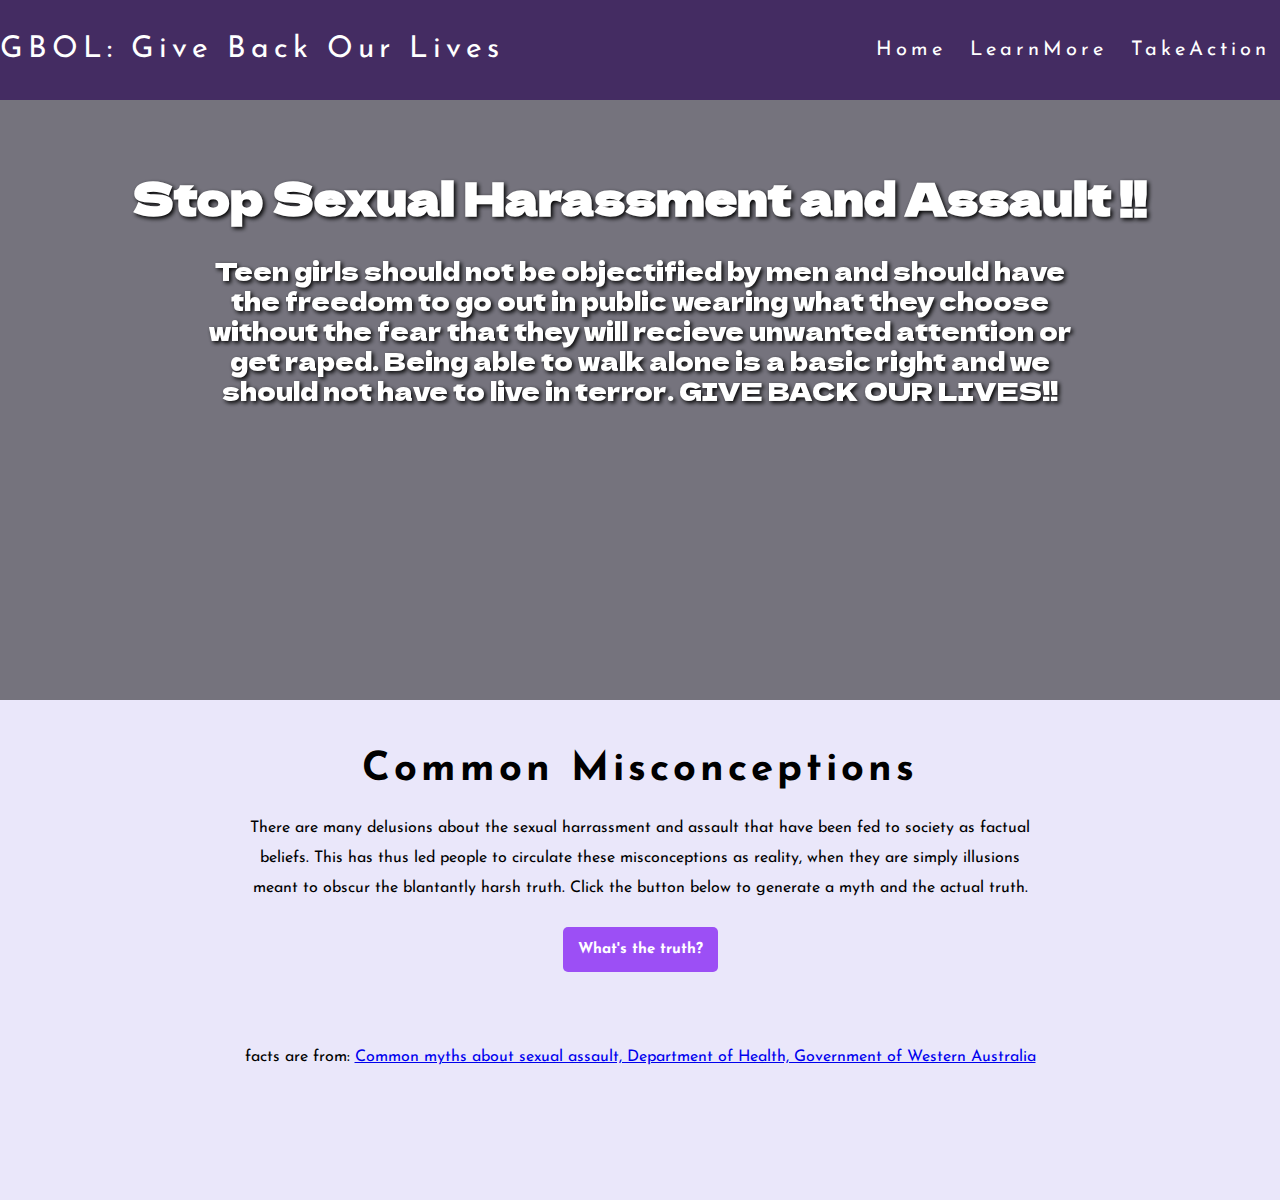
<file: index.html>
<!DOCTYPE html>
<html>
  <head>
    <meta charset="utf-8">
    <!-- <meta name="viewport" content="width=device-width"> -->
    <meta name="viewport" content="width=device-width, initial-scale=1">
    <title>Activist Toolkit Website</title>
    <link href="style.css" rel="stylesheet" type="text/css" />

    <link rel="preconnect" href="https://fonts.googleapis.com">
  
    <link rel="preconnect"  href="https://fonts.gstatic.com" crossorigin>
    
    <link href="https://fonts.googleapis.com/css2?family=Josefin+Sans:wght@300&display=swap" rel="stylesheet">

    <link rel="preconnect" href="https://fonts.googleapis.com">

    <link rel="preconnect" href="https://fonts.gstatic.com" crossorigin>

    <link href="https://fonts.googleapis.com/css2?family=Dela+Gothic+One&display=swap" rel="stylesheet">

    <!-- import the webpage's stylesheet -->
	  <link rel="stylesheet" href="/style.css">

	  <!-- import the webpage's javascript file -->
	  <script src="/script.js" defer> </script>


  </head>
    
    <div>    
      <header class = "fix">
          <div class="navBar" >
          <div class="logo">
            <a href="#">GBOL: Give Back Our Lives</a>
          </div>
          <nav>
             <ul>
                <li><a href="index.html">Home</a></li>
                <li><a href="learnMore.html">LearnMore</a></li>
                <li><a href="takeAction.html">TakeAction</a></li>
             </ul>
          </nav>
        </div>
      </header>
      <body>
      <div class="banner-area" aria-label ="An image of a group of students holding up a banner that says End Sexual Harassment">
        <div >
          <h2 class="wrapper">Stop Sexual Harassment and Assault !!</h2>
          <p>Teen girls should not be objectified by men and should have the freedom to go out in public wearing what they choose without the fear that they will recieve unwanted attention or get raped. Being able to walk alone is a basic right and we should not have to live in terror. GIVE BACK OUR LIVES!!</p>
        </div>
      </div>
      <div class="content-area">
        <div class="wrapper">
          <!-- Common Misconceptions Generator -->
          <h2>Common Misconceptions</h2>
          <p>There are many delusions about the sexual harrassment and assault that have been fed to society as factual beliefs. This has thus led people to circulate these misconceptions as reality, when they are simply illusions meant to obscur the blantantly harsh truth. Click the button below to generate a myth and the actual truth. </p>
          <button id="misconceptButton">What's the truth?</button>
          <p id="fact"></p>
          <p>facts are from: <a href="https://www.healthywa.wa.gov.au/Articles/A_E/Common-myths-about-sexual-assault">Common myths about sexual assault, Department of Health, Government of Western Australia</a></p>
      </div>
    </div>
    <script src="script.js"></script>
  </body>
</html>
</file>
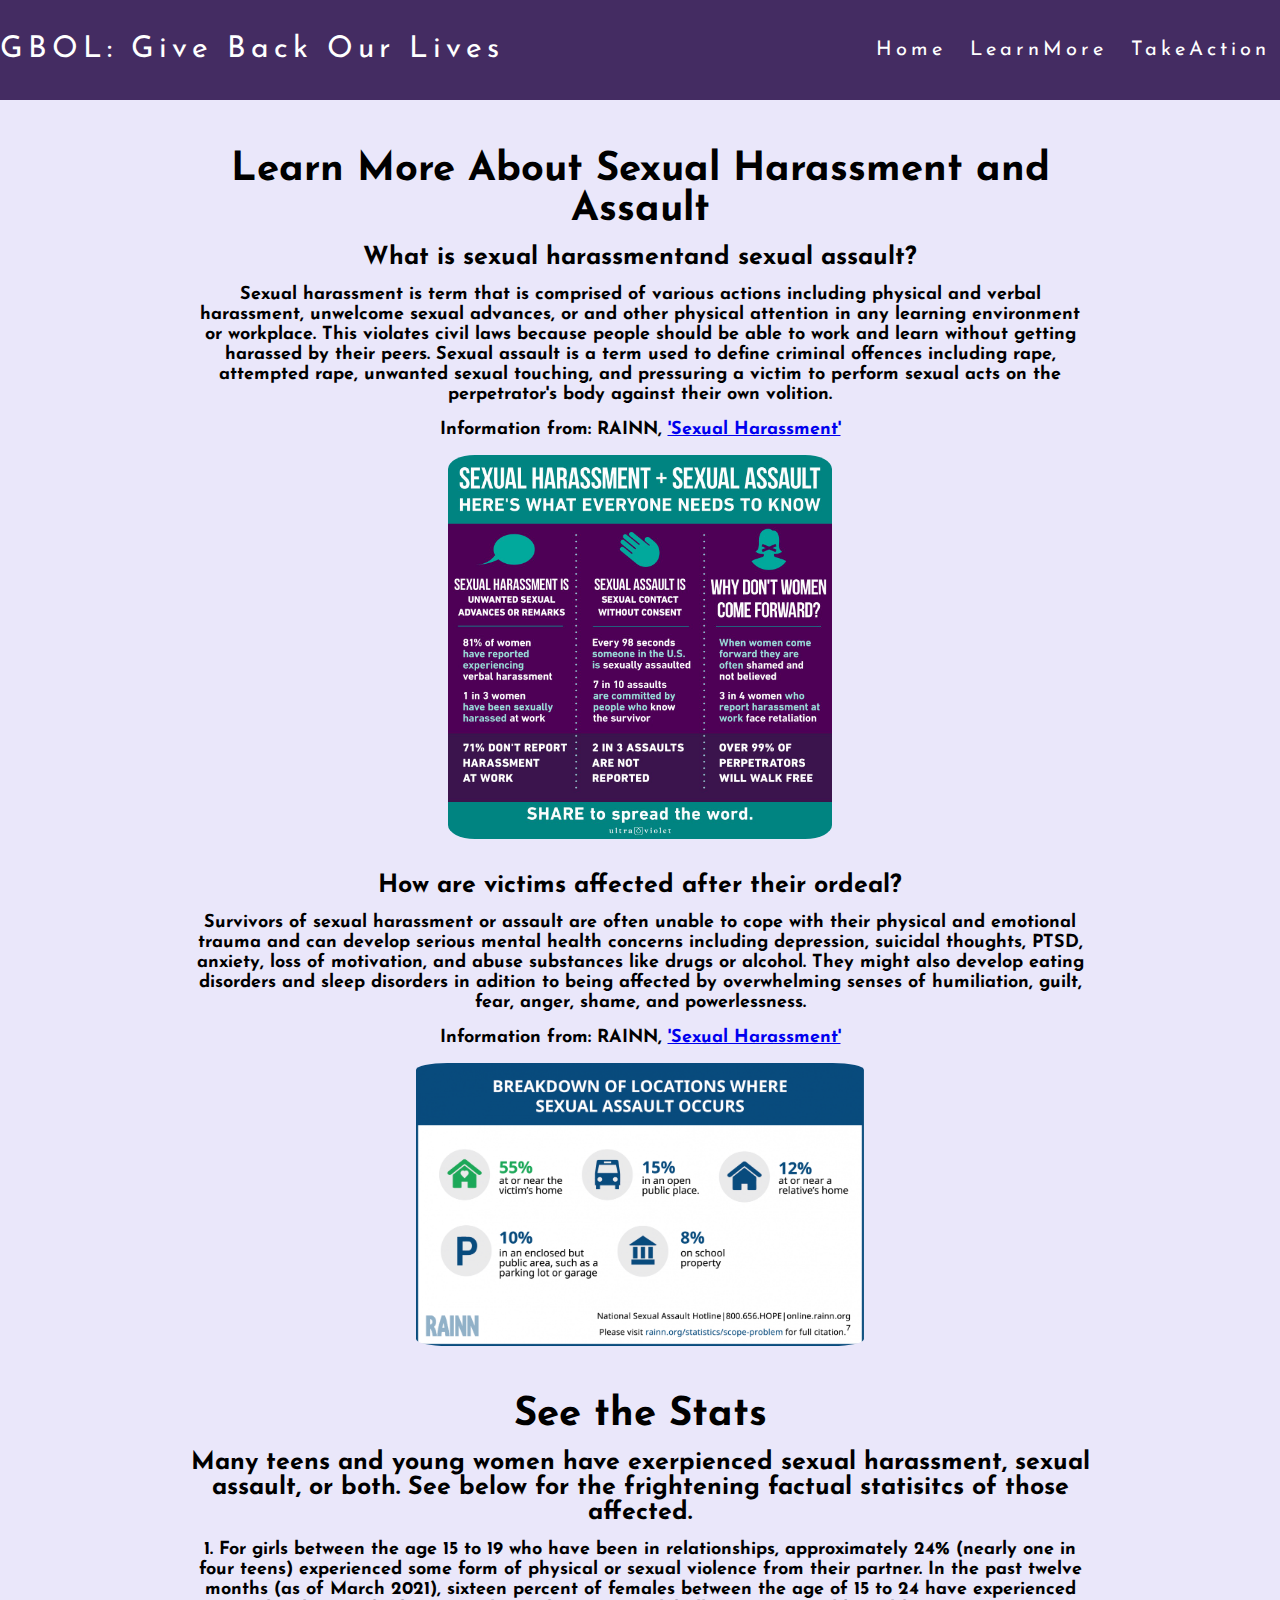
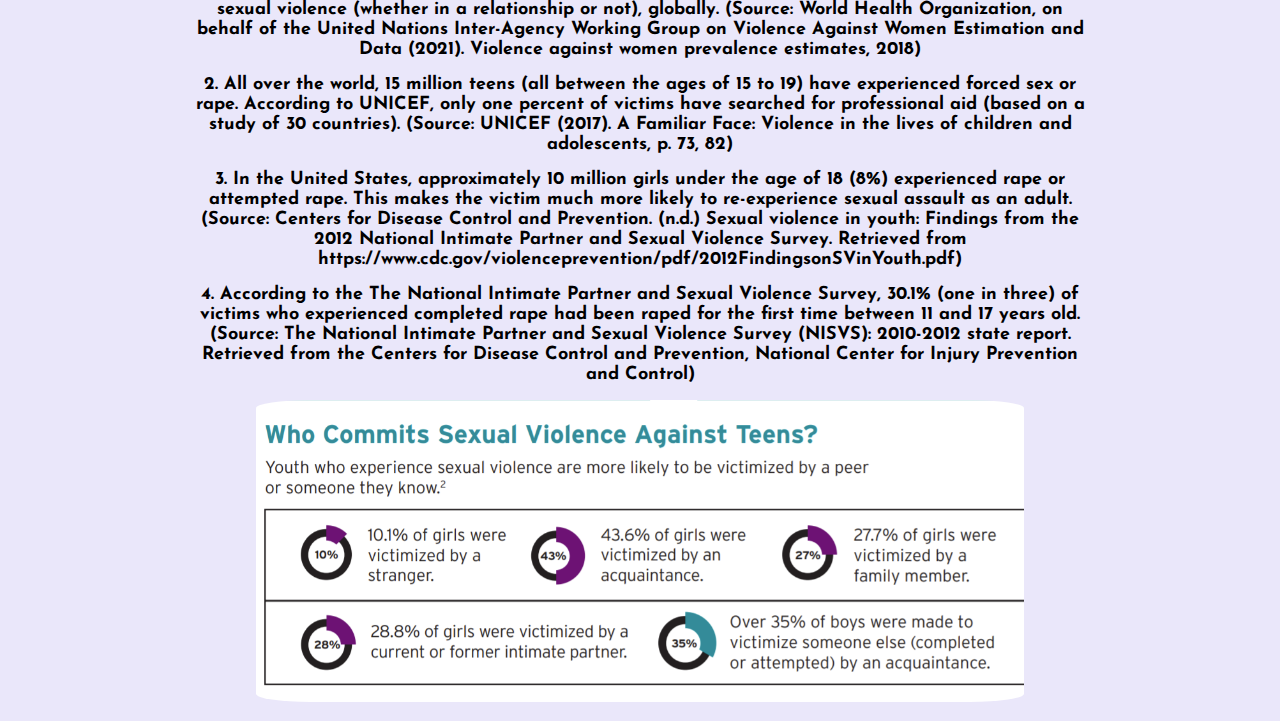
<file: learnMore.html>
<!DOCTYPE html>
<html>
  <head>
    <meta charset="utf-8">
    <!-- <meta name="viewport" content="width=device-width"> -->
    <meta name="viewport" content="width=device-width, initial-scale=1">
    <title>Activist Toolkit Website</title>
    <link href="style.css" rel="stylesheet" type="text/css" />

    <link rel="preconnect" href="https://fonts.googleapis.com">
  
    <link rel="preconnect"  href="https://fonts.gstatic.com" crossorigin>
    
    <link href="https://fonts.googleapis.com/css2?family=Josefin+Sans:wght@300&display=swap" rel="stylesheet">

    <link rel="preconnect" href="https://fonts.googleapis.com">

    <link rel="preconnect" href="https://fonts.gstatic.com" crossorigin>

    <link href="https://fonts.googleapis.com/css2?family=Dela+Gothic+One&display=swap" rel="stylesheet">

    <!-- import the webpage's stylesheet -->
	  <link rel="stylesheet" href="/style.css">

	  <!-- import the webpage's javascript file -->
	  <script src="/script.js" defer> </script>


  </head>
  <body>
     <header>
          <div class="navBar">
          <div class="logo">
            <a href="#">GBOL: Give Back Our Lives</a>
          </div>
          <nav>
             <ul>
                <li><a href="index.html">Home</a></li>
                <li><a href="learnMore.html">LearnMore</a></li>
                <li><a href="takeAction.html">TakeAction</a></li>
             </ul>
          </nav>
        </div>
      
      </header>
    <div class="learn-more">
      <h1>Learn More About Sexual Harassment and Assault</h1>
      <div class="whatIsIt">
        <h2>What is sexual harassmentand sexual assault?</h2>
        <p>Sexual harassment is term that is comprised of various actions including physical and verbal harassment, unwelcome sexual advances, or and other physical attention in any learning environment or workplace. This violates civil laws because people should be able to work and learn without getting harassed by their peers. Sexual assault is a term used to define criminal offences including rape, attempted rape, unwanted sexual touching, and pressuring a victim to perform sexual acts on the perpetrator's body against their own volition. </p>
        <p>
          Information from: RAINN,
          <a href="https://www.rainn.org/articles/sexual-harassment">'Sexual Harassment'</a>
        </p>
        <img id="imageAssaultHarassment"img src="assets/whatIsIt_image.jpg" alt="Infograph that compares the differences between sexual assault and harassment."/>
        </div>
      </div>
      <div class="victimAffect">
        <h2>How are victims affected after their ordeal?</h2>
        <p>Survivors of sexual harassment or assault are often unable to cope with their physical and emotional trauma and can develop serious mental health concerns including depression, suicidal thoughts, PTSD, anxiety, loss of motivation, and abuse substances like drugs or alcohol. They might also develop eating disorders and sleep disorders in adition to being affected by overwhelming senses of humiliation, guilt, fear, anger, shame, and powerlessness. </p>
        <p>
          Information from: RAINN,
          <a href="https://www.rainn.org/articles/sexual-harassment">'Sexual Harassment'</a>
        </p>
        <img id="imageSexualAssaultInfograph" img src="assets/imageSexualAssaultInfograph.png" alt="Infograph that displays the percentage of where sexual assault occurs."/>
        </div>
        </div>
    </div>
    <div class="see-the-stats">
      <h1>See the Stats</h1>
      <h4>Many teens and young women have exerpienced sexual harassment, sexual assault, or both. See below for the frightening factual statisitcs of those affected. </h4>
      <p>1. For girls between the age 15 to 19 who have been in relationships, approximately 24% (nearly one in four teens) experienced some form of physical or sexual violence from their partner. In the past twelve months (as of March 2021), sixteen percent of females between the age of 15 to 24 have experienced sexual violence (whether in a relationship or not), globally. (Source: World Health Organization, on behalf of the United Nations Inter-Agency Working Group on Violence Against Women Estimation and Data (2021). Violence against women prevalence estimates, 2018) </p>

      <p>2. All over the world, 15 million teens (all between the ages of 15 to 19) have experienced forced sex or rape. According to UNICEF, only one percent of victims have searched for professional aid (based on a study of 30 countries). (Source: UNICEF (2017). A Familiar Face: Violence in the lives of children and adolescents, p. 73, 82) </p>

      <p>3. In the United States, approximately 10 million girls under the age of 18 (8%) experienced rape or attempted rape. This makes the victim much more likely to re-experience sexual assault as an adult. (Source: Centers for Disease Control and Prevention. (n.d.) Sexual violence in youth: Findings from the 2012 National Intimate Partner and Sexual Violence Survey. Retrieved from https://www.cdc.gov/violenceprevention/pdf/2012FindingsonSVinYouth.pdf) </p>

      <p>4. According to the The National Intimate Partner and Sexual Violence Survey, 30.1% (one in three) of victims who experienced completed rape had been raped for the first time between 11 and 17 years old. (Source: The National Intimate Partner and Sexual Violence Survey (NISVS): 2010-2012 state report. Retrieved from the Centers for Disease Control and Prevention, National Center for Injury Prevention and Control) </p>

      <img id="violenceAgainstTeens" img src="assets/Screenshot (250).png" alt="Infograph that displays the statistics of who commits sexual violence against teens."/>

      </div>
    </div>
    <script src="script.js"></script>
  </body>
</html>
</file>
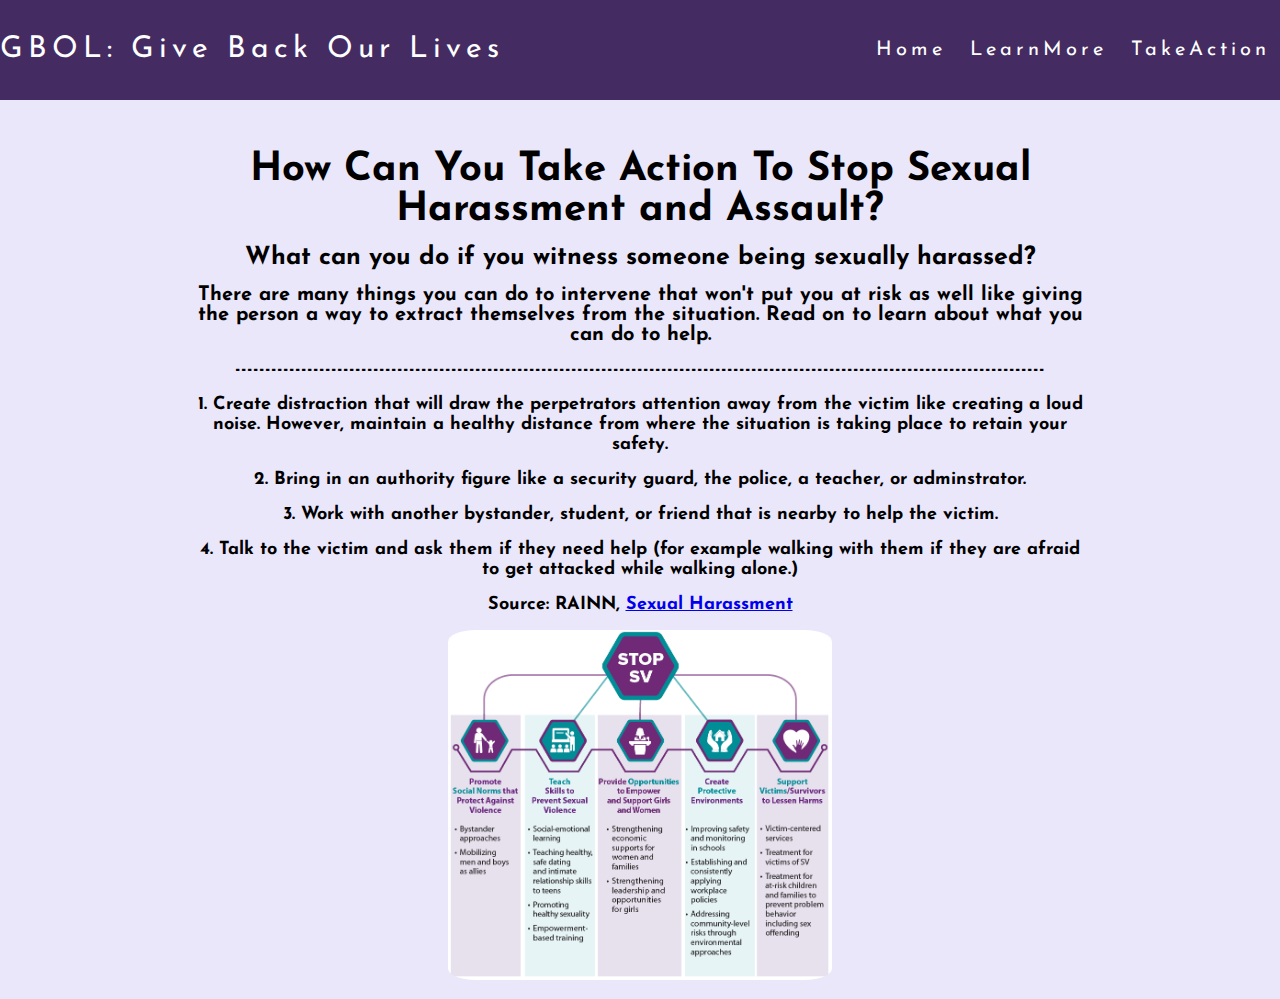
<file: takeAction.html>
<!DOCTYPE html>
<html>
  <head>
    <meta charset="utf-8">
    <!-- <meta name="viewport" content="width=device-width"> -->
    <meta name="viewport" content="width=device-width, initial-scale=1">
    <title>Activist Toolkit Website</title>
    <link href="style.css" rel="stylesheet" type="text/css" />

    <link rel="preconnect" href="https://fonts.googleapis.com">
  
    <link rel="preconnect"  href="https://fonts.gstatic.com" crossorigin>
    
    <link href="https://fonts.googleapis.com/css2?family=Josefin+Sans:wght@300&display=swap" rel="stylesheet">

    <link rel="preconnect" href="https://fonts.googleapis.com">

    <link rel="preconnect" href="https://fonts.gstatic.com" crossorigin>

    <link href="https://fonts.googleapis.com/css2?family=Dela+Gothic+One&display=swap" rel="stylesheet">

    <!-- import the webpage's stylesheet -->
	  <link rel="stylesheet" href="/style.css">

	  <!-- import the webpage's javascript file -->
	  <script src="/script.js" defer> </script>


  </head>
  <body>
     <header>
          <div class="navBar">
          <div class="logo">
            <a href="#">GBOL: Give Back Our Lives</a>
          </div>
          <nav>
             <ul>
                <li><a href="index.html">Home</a></li>
                <li><a href="learnMore.html">LearnMore</a></li>
                <li><a href="takeAction.html">TakeAction</a></li>
             </ul>
          </nav>
        </div>
      
      </header>
    <div class="take-action">
      <h1> How Can You Take Action To Stop Sexual Harassment and Assault? </h1>
      <div class="whatCanYouDo">
        <h2>What can you do if you witness someone being sexually harassed?</h2>
        <h4>There are many things you can do to intervene that won't put you at risk as well like giving the person a way to extract themselves from the situation. Read on to learn about what you can do to help. </h4>
        <p>---------------------------------------------------------------------------------------------------------------------------------------</p>
        <p>1. Create distraction that will draw the perpetrators attention away from the victim like creating a loud noise. However, maintain a healthy distance from where the situation is taking place to retain your safety. </p>
        <p>2. Bring in an authority figure like a security guard, the police, a teacher, or adminstrator. </p>
        <p>3. Work with another bystander, student, or friend that is nearby to help the victim. </p>
        <p>4. Talk to the victim and ask them if they need help (for example walking with them if they are afraid to get attacked while walking alone.) </p>
        <p>Source: RAINN,
          <a href = "https://www.rainn.org/articles/sexual-harassment">Sexual Harassment</a> </p>
        <img id="takeAction" img src="assets/takeAction.png" alt="An infograph of various ways people can stop sexual harassment."/>
      </div>
      <!-- <h2>Contact your school district or administrators here!</h2>
      <p>You can raise awareness about the issue of the sexual harassment and assault of teens in your school district by emailing your school district administrators.</p>
      <p>The form has been set up in a super easy-to-use format where all you need to do is fill it out to generate a script that you can copy and send to your school's admin or teachers!</p> -->
    </div>
    <script src="script.js"></script>
  </body>
</html>
</file>
<file: style.css>
/*Site Colors:
Dark Purple (text color/navBar color) #442C62
Light Purple Haze (slideUpThing Background Color) #EAE7FA
Periwinkle (main background color) #838BC2
Lilac Purple Light (extra background color option) #C3C7DF
*/
html{
   background: #EAE7FA;
}
*{
  margin: 0;
  padding: 0;
}
body{
  text-align: center;
}
/*Home page Start*/
.navBar{
  display: flex;
  justify-content: space-between;

}
.wrapper{
   width: 1170px;
  margin: 0 auto;
}
#parallax{
  
}
header{
  height: 100px;
  background: #442C62;
  width: 100%;
  z-index: 12;
}

.fix{
  position: fixed;
}


.logo{
  display: flex;
  width: 50%;
  float: left;
  line-height: 100px;
}
.logo a{
  display: flex;
  text-decoration: none;
  font-size: 30px;
  font-family: 'Josefin Sans', sans serif;
  color: #fff;
  letter-spacing: 5px;
}
nav{
  float: right; 
  line-height: 100px;
}
nav a{
  text-decoration: none;
  font-size: 20px;
  font-family: 'Josefin Sans', sans serif;
  color: #fff;
  letter-spacing: 4px;
  margin: 0 10px; 
}
.banner-area{
  width: 100%;
  height: 100%;
  position: fixed;
  top: 100px;
 padding-bottom: 500px;
  background:
        linear-gradient(
          rgba(0, 0, 0, 0.5), 
          rgba(0, 0, 0, 0.5)
        ),
        url(https://dch81km8r5tow.cloudfront.net/wp-content/uploads/2017/03/END-SEXUAL-HARASSMENT-11.jpg);
  -webkit-background-size: cover;
  background-size: cover;
  background-position: center center;
  background-attachment: fixed;
  background-repeat: no-repeat;
}
.banner-area h2{
  padding-top: 5%;
  font-size: 45px;
  font-family: 'Dela Gothic One', cursive;
  text-shadow: 2px 2px 4px #000000;
  color: #fff;
}
.banner-area p{
  font-size: 25px;
  line-height: 30px;
  color: #fff;
  text-shadow: 2px 2px 4px #000000;
  font-family: 'Dela Gothic One', cursive;
  margin-left: 5cm;
  margin-right: 5cm;
  padding-top: 2%;
}
.content-area{
  width: 100%;
  position: relative;
  top: 700px;
  background: #EAE7FA;
  height: 500px;
}
.content-area h2{
  font-family: 'Josefin Sans', sans serif;
  letter-spacing: 4px;
  padding-top: 50px;
  font-size: 40px;
  margin: 0;
  background: #EAE7FA;
}
.content-area p{
  padding: 2% 0;
  font-family: 'Josefin Sans', sans serif;
  line-height: 30px;
  background: #EAE7FA;
  margin-left: 5cm;
  margin-right: 5cm;
}
#misconceptButton {
  background: rgb(156, 79, 245);
  font-family: 'Josefin Sans', sans serif;
  padding: 15px;
  border-radius: 5px;
  border-style: none;
  text-align: center;
  font-weight: bold;
  color: white;
  font-size: 15px;
}
#fact{
  font-family: 'Josefin Sans', sans serif;
  font-weight: bold;
  background: #EAE7FA;
  color: rgb(153, 0, 255); 
}
ul{
  list-style-type: none;
}
li{
  display: inline;
}
/*Home Page End*/
/*Learn More Page Start*/
.learn-more h1{
  padding-top: 50px;
  font-family: 'Josefin Sans', sans serif;
  color: black;
  font-weight: bold;
  text-align: center;
  margin-left: 5cm;
  margin-right: 5cm;
  font-size: 40px;
}
.whatIsIt h2{
  font-family: 'Josefin Sans', sans serif;
  color: black;
  font-weight: bold 100;
  text-align: center;
  margin-right: 5cm;
  margin-left: 5cm;
  font-size: 25px;
  padding-top: 15px;
}
.whatIsIt p{
  font-family: 'Josefin Sans', sans serif;
  color: black;
  font-weight: bold;
  text-align: center;
  margin-right: 5cm;
  margin-left: 5cm;
  font-size: 18px;
  line-height: 20px;
  padding-top: 15px;
}
#imageAssaultHarassment {
  max-width: 30%;
  max-height: 50%;
  border-radius: 7%;
  padding-top: 15px;
  border-color: black;
  border-width: 3px;
  padding-bottom: 15px;
}
.victimAffect h2{
  font-family: 'Josefin Sans', sans serif;
  color: black;
  font-weight: bold 100;
  text-align: center;
  margin-right: 5cm;
  margin-left: 5cm;
  font-size: 25px;
  padding-top: 15px;
}
.victimAffect p{
  font-family: 'Josefin Sans', sans serif;
  color: black;
  font-weight: bold;
  text-align: center;
  margin-right: 5cm;
  margin-left: 5cm;
  font-size: 18px;
  line-height: 20px;
  padding-top: 15px;
}
#imageSexualAssaultInfograph {
  max-width: 35%;
  max-height: 55%;
  border-radius: 7%;
  padding-top: 15px;
  border-color: black;
  border-width: 3px;
  padding-bottom: 15px;
  text-align: center;
}
.see-the-stats h1{
  padding-top: 30px;
  font-family: 'Josefin Sans', sans serif;
  color: black;
  font-weight: bold;
  text-align: center;
  margin-left: 5cm;
  margin-right: 5cm;
  font-size: 40px;
}
.see-the-stats h4{
  padding-top: 15px;
  font-family: 'Josefin Sans', sans serif;
  color: black;
  font-weight: bold;
  text-align: center;
  margin-left: 5cm;
  margin-right: 5cm;
  font-size: 25px;
}
.see-the-stats p{
  font-family: 'Josefin Sans', sans serif;
  color: black;
  font-weight: bold;
  text-align: center;
  margin-right: 5cm;
  margin-left: 5cm;
  font-size: 18px;
  line-height: 20px;
  padding-top: 15px;
}
#violenceAgainstTeens {
  max-width: 60%;
  max-height: 80%;
  border-radius: 7%;
  padding-top: 15px;
  padding-bottom: 15px;
  text-align: center;
}
/*Learn More Page End*/
/*Take Action Page Start*/
.take-action h1{
  padding-top: 50px;
  font-family: 'Josefin Sans', sans serif;
  color: black;
  font-weight: bold;
  text-align: center;
  margin-left: 5cm;
  margin-right: 5cm;
  font-size: 40px;
}
.whatCanYouDo h2{
  font-family: 'Josefin Sans', sans serif;
  color: black;
  font-weight: bold 100;
  text-align: center;
  margin-right: 5cm;
  margin-left: 5cm;
  font-size: 25px;
  padding-top: 15px;
}
.whatCanYouDo h4{
  padding-top: 15px;
  font-family: 'Josefin Sans', sans serif;
  color: black;
  font-weight: bold;
  text-align: center;
  margin-left: 5cm;
  margin-right: 5cm;
  font-size: 20px;
}
.whatCanYouDo p{
  font-family: 'Josefin Sans', sans serif;
  color: black;
  font-weight: bold;
  text-align: center;
  margin-right: 5cm;
  margin-left: 5cm;
  font-size: 18px;
  line-height: 20px;
  padding-top: 15px;
}
#takeAction {
  max-width: 30%;
  max-height: 50%;
  border-radius: 7%;
  padding-top: 15px;
  border-color: black;
  border-width: 3px;
  padding-bottom: 15px;
  text-align: center;
}
/*Take Action Page End*/
</file>
